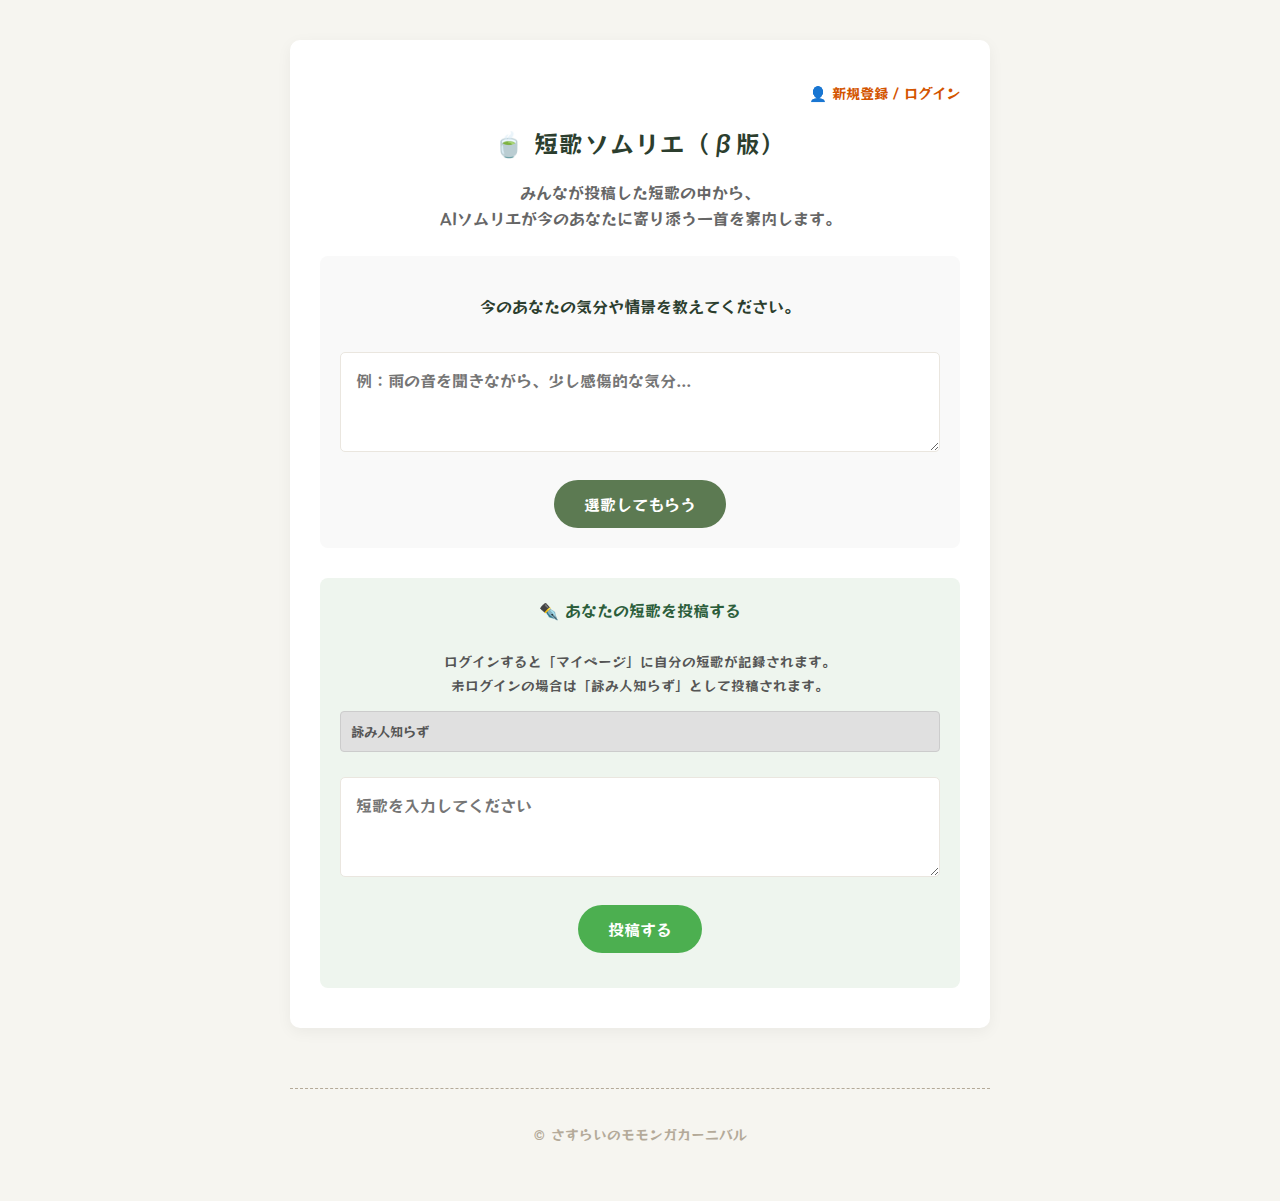
<file: index.html>
<!DOCTYPE html>
<html lang="ja">
<head>
    <meta charset="UTF-8">
    <meta name="viewport" content="width=device-width, initial-scale=1.0">
    <title>短歌ソムリエ（β版）</title>
    
    <link rel="icon" href="https://momongacarnival.com/assets/momonga-500x500.png">
    <link rel="apple-touch-icon" href="https://momongacarnival.com/assets/momonga-500x500.png">
    
    <link rel="preconnect" href="https://fonts.googleapis.com">
    <link rel="preconnect" href="https://fonts.gstatic.com" crossorigin>
    <link href="https://fonts.googleapis.com/css2?family=RocknRoll+One&display=swap" rel="stylesheet">
    
    <link rel="stylesheet" href="style.css">
    
    <style>
        .auth-input { width: 100%; padding: 10px; margin-bottom: 10px; border: 1px solid #ccc; border-radius: 4px; box-sizing: border-box; font-family: inherit; }
    </style>
</head>
<body>

<div class="wrapper">
    <div class="container">
        
        <div id="userStatusBar" style="text-align: right; margin-bottom: 15px; font-size: 0.9em;">
            </div>

        <h1 style="margin-top: 0;">🍵 短歌ソムリエ（β版）</h1>
        
        <h3>みんなが投稿した短歌の中から、<br>AIソムリエが今のあなたに寄り添う一首を案内します。</h3>
        
        <div style="background: #f9f9f9; padding: 20px; border-radius: 8px; margin-bottom: 30px;">
            <p>今のあなたの気分や情景を教えてください。</p>
            <textarea id="moodInput" placeholder="例：雨の音を聞きながら、少し感傷的な気分..."></textarea>
            <br>
            <button id="getBtn" onclick="getTanka()">選歌してもらう</button>
            <div id="loading" class="loading">ソムリエがあなたのための一首を選歌しています...</div>
            <div id="result"></div>
        </div>

        <div style="background: #eef5ee; padding: 20px; border-radius: 8px; position: relative;">
            <h3 style="margin-top: 0; color: #2c5e3b;">✒️ あなたの短歌を投稿する</h3>
            <p style="font-size: 0.85em; color: #555;">ログインすると「マイページ」に自分の短歌が記録されます。<br>未ログインの場合は「詠み人知らず」として投稿されます。</p>
            
            <input type="text" id="postAuthor" class="auth-input" disabled style="background: #e0e0e0; font-weight: bold;">
            <textarea id="postTanka" placeholder="短歌を入力してください"></textarea>
            <br>
            <button id="postBtn" onclick="postTanka()" style="background-color: #4CAF50;">投稿する</button>
            <div id="postResult" style="margin-top: 15px; font-weight: bold; text-align: center;"></div>
        </div>
    </div>

    <footer>
        <p>&copy; さすらいのモモンガカーニバル</p>
    </footer>
</div>

<script>
    const GET_API_URL = "https://3ksw35h88a.execute-api.ap-northeast-1.amazonaws.com/recommend";
    const POST_API_URL = "https://y004ehl6p5.execute-api.ap-northeast-1.amazonaws.com/default/tanka-posting";

    // 画面を開いた時にログイン状態をチェックする
    function checkLoginStatus() {
        const nickname = localStorage.getItem('tanka_nickname');
        const statusBar = document.getElementById('userStatusBar');
        const postAuthor = document.getElementById('postAuthor');
        
        if (nickname) {
            // ログイン済み：マイページへのリンクとログアウトを表示
            statusBar.innerHTML = `ようこそ、<a href="author.html?author=${encodeURIComponent(nickname)}" style="color: #2c5e3b; font-weight: bold;">${nickname}</a> さん！ <a href="#" onclick="logOut()" style="color: #7f8c8d; text-decoration: none; margin-left: 10px;">[ログアウト]</a>`;
            postAuthor.value = nickname; 
        } else {
            // 未ログイン：login.html へのリンクを表示
            statusBar.innerHTML = `<a href="login.html" style="color: #d35400; font-weight: bold; text-decoration: none;">👤 新規登録 / ログイン</a>`;
            postAuthor.value = '詠み人知らず'; 
        }
    }

    // ログアウト処理（ブラウザの記憶を消して再読み込み）
    function logOut() {
        localStorage.removeItem('tanka_nickname');
        localStorage.removeItem('tanka_access_token');
        // Cognitoの不要なデータもお掃除
        Object.keys(localStorage).forEach(key => {
            if(key.startsWith('CognitoIdentityServiceProvider')) localStorage.removeItem(key);
        });
        location.reload(); 
    }

    window.onload = checkLoginStatus;

    // --- 以降は元の選歌・投稿のプログラム ---
    async function getTanka() {
        const mood = document.getElementById('moodInput').value;
        const resultDiv = document.getElementById('result');
        const loadingDiv = document.getElementById('loading');
        const submitBtn = document.getElementById('getBtn');

        if (!mood) { alert("気分を入力してくださいね。"); return; }

        submitBtn.disabled = true;
        resultDiv.style.display = 'none';
        loadingDiv.style.display = 'block';
        resultDiv.innerHTML = ''; 

        try {
            const response = await fetch(POST_API_URL, {
                method: 'POST',
                headers: headers,
                body: JSON.stringify({ tanka: tanka }) 
            });

            // ★追加：401（未認証・期限切れ）の場合はログイン画面へ飛ばす
            if (response.status === 401) {
                alert("セッションの有効期限が切れました。お手数ですが、再度ログインをお願いします🍵");
                logOut(); // 古いパスを破棄して画面をリロード＆遷移
                window.location.href = 'login.html';
                return;
            }

            if (!response.ok) throw new Error('※通信エラーが発生しました');

            const data = await response.json();
            resultDiv.innerText = data.reply;
            
            if (data.author) {
                const linkBtn = document.createElement('button');
                linkBtn.innerText = `✒️ ${data.author} の投稿一覧を見る`;
                linkBtn.style.marginTop = '20px';
                linkBtn.style.backgroundColor = '#2c5e3b';
                linkBtn.style.color = 'white';
                linkBtn.style.border = 'none';
                linkBtn.style.padding = '8px 12px';
                linkBtn.style.borderRadius = '4px';
                linkBtn.style.cursor = 'pointer';
                
                linkBtn.onclick = () => { window.location.href = `author.html?author=${encodeURIComponent(data.author)}`; };
                
                resultDiv.appendChild(document.createElement('br'));
                resultDiv.appendChild(linkBtn);
            }

            resultDiv.style.display = 'block';
        } catch (error) {
            resultDiv.innerText = "エラー: " + error.message;
            resultDiv.style.display = 'block';
        } finally {
            loadingDiv.style.display = 'none';
            submitBtn.disabled = false;
        }
    }

    async function postTanka() {
        const tanka = document.getElementById('postTanka').value;
        const postResultDiv = document.getElementById('postResult');
        const postBtn = document.getElementById('postBtn');

        if (!tanka) { alert("※短歌を入力してください"); return; }

        postBtn.disabled = true;
        postBtn.innerText = '送信中...';
        postResultDiv.innerText = '';

        try {
            const accessToken = localStorage.getItem('tanka_access_token');
            const headers = { 'Content-Type': 'application/json' };
            if (accessToken) headers['Authorization'] = accessToken;

            const response = await fetch(POST_API_URL, {
                method: 'POST',
                headers: headers,
                body: JSON.stringify({ tanka: tanka }) 
            });

            if (!response.ok) throw new Error('※通信エラーが発生しました');

            const data = await response.json();
            postResultDiv.innerText = data.message;
            postResultDiv.style.color = "#2c5e3b";
            document.getElementById('postTanka').value = '';
            
        } catch (error) {
            postResultDiv.innerText = "※エラーが発生しました: " + error.message;
            postResultDiv.style.color = "red";
        } finally {
            setTimeout(() => {
                postBtn.disabled = false;
                postBtn.innerText = '投稿する';
            }, 3000);
        }
    }
</script>

</body>
</html>
</file>
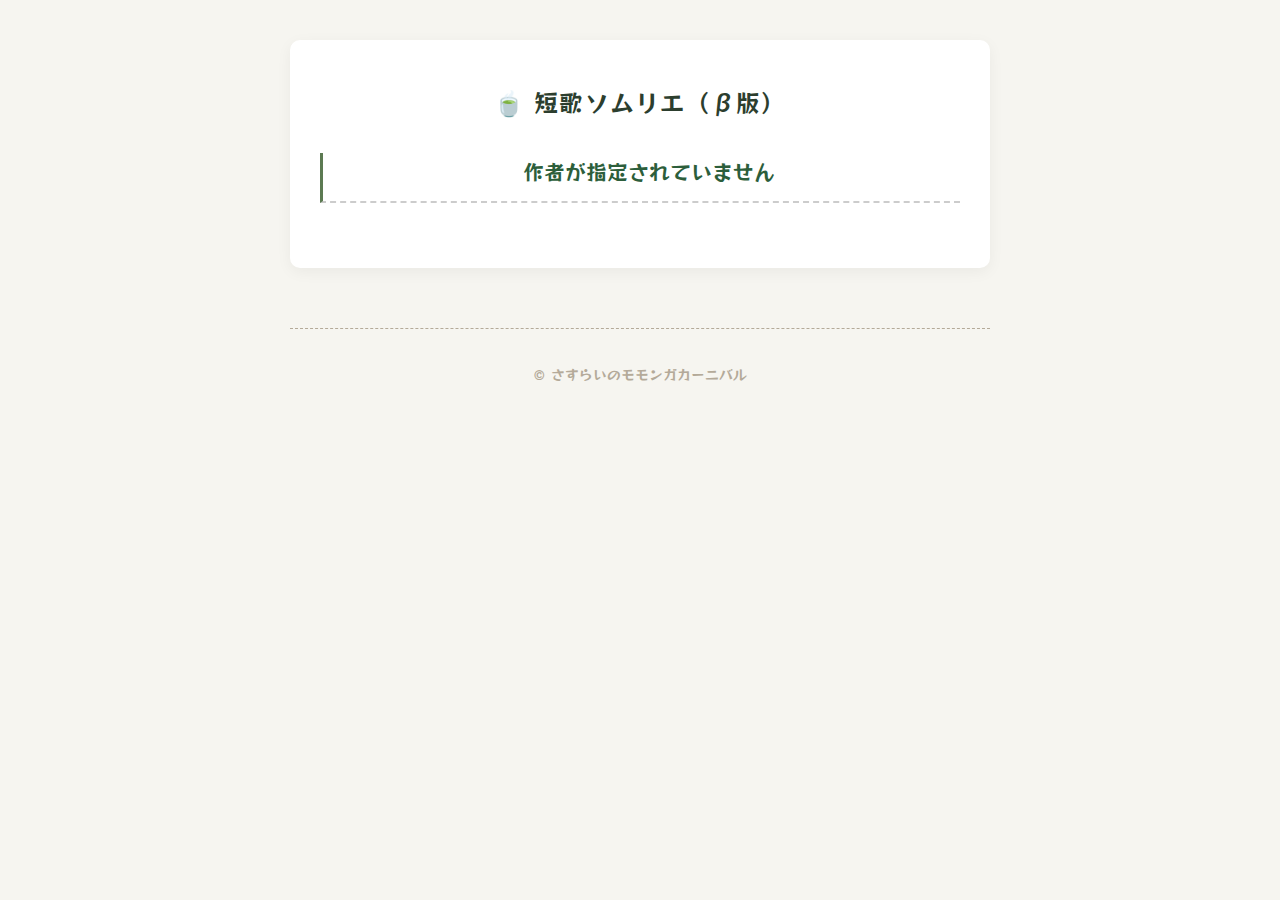
<file: author.html>
<!DOCTYPE html>
<html lang="ja">
<head>
    <meta charset="UTF-8">
    <meta name="viewport" content="width=device-width, initial-scale=1.0">
    <title>歌人のページ - 短歌ソムリエ</title>
    
    <link rel="icon" href="https://momongacarnival.com/assets/momonga-500x500.png">
    <link rel="apple-touch-icon" href="https://momongacarnival.com/assets/momonga-500x500.png">
    
    <link rel="preconnect" href="https://fonts.googleapis.com">
    <link rel="preconnect" href="https://fonts.gstatic.com" crossorigin>
    <link href="https://fonts.googleapis.com/css2?family=RocknRoll+One&display=swap" rel="stylesheet">
    
    <link rel="stylesheet" href="style.css">
    
    <style>
        .tanka-card {
            background: #fff;
            border-left: 5px solid #2c5e3b;
            padding: 15px;
            margin-bottom: 15px;
            border-radius: 4px;
            box-shadow: 0 2px 4px rgba(0,0,0,0.05);
            text-align: left;
        }
        .tanka-text {
            font-size: 1.1em;
            line-height: 1.8;
            margin-bottom: 10px;
        }
        .tanka-date {
            font-size: 0.8em;
            color: #888;
            text-align: right;
            margin: 0;
        }
        /* ★追加：タイトルをホバーした時に少し透過させて、押せることを伝える */
        .site-title-link {
            text-decoration: none;
            color: inherit;
            transition: opacity 0.2s;
        }
        .site-title-link:hover {
            opacity: 0.7;
        }
        /* ★追加：削除アイコンのスタイル */
        .delete-icon {
            position: absolute; top: 15px; right: 15px;
            cursor: pointer; color: #aaa; /* 普段は薄い灰色 */
            transition: color 0.2s;
            width: 20px; height: 20px;
            z-index: 1; /* カードの上に表示 */
        }
        /* ホバーした時だけ少し赤っぽくして「危険」であることを伝える */
        .delete-icon:hover { color: #d9534f; }
        .delete-icon svg { width: 100%; height: 100%; fill: currentColor; }
    </style>
</head>
<body>

<div class="wrapper">
    <div class="container">
        <h1 style="margin-top: 0;">
            <a href="index.html" class="site-title-link">🍵 短歌ソムリエ（β版）</a>
        </h1>
        
        <h2 id="authorNameDisplay" style="color: #2c5e3b; border-bottom: 2px dashed #ccc; padding-bottom: 10px; margin-top: 30px;">
            読み込み中...
        </h2>
        <div id="loading" class="loading" style="display: block;">
            短歌の記録を探しています...
        </div>
        
        <div id="tankaListContainer"></div>
    </div>

    <footer>
        <p>&copy; さすらいのモモンガカーニバル</p>
    </footer>
</div>

<script>
	const params = new URLSearchParams(window.location.search);
    const userId = params.get('user_id'); // ★名前ではなくIDを受け取る
    const authorName = params.get('author');

    // ★ご自身のAPI URLに合わせてください！
    const GET_AUTHOR_API_URL = "https://e2mj433jd0.execute-api.ap-northeast-1.amazonaws.com/default/get-author-tanka";
    // ★削除用APIのURL
    const DELETE_API_URL = "https://ravjq6w60a.execute-api.ap-northeast-1.amazonaws.com/default/tanka-deleting";

    function formatDate(isoString) {
        if (!isoString) return '';
        const date = new Date(isoString);
        return date.toLocaleString('ja-JP', { year: 'numeric', month: '2-digit', day: '2-digit', hour: '2-digit', minute: '2-digit' });
    }

    async function fetchAuthorTanka() {
        const nameDisplay = document.getElementById('authorNameDisplay');
        const container = document.getElementById('tankaListContainer');
        const loading = document.getElementById('loading');

        // ★IDがない場合はエラー
        if (!userId) {
            nameDisplay.innerText = "作者が指定されていません";
            loading.style.display = 'none'; return;
        }

        const displayName = authorName || '詠み人知らず';
        nameDisplay.innerText = `✒️ ${displayName} のページ`;
        document.title = `${displayName}のページ - 短歌ソムリエ`;

        // ★本人確認を「名前」ではなく「固有ID(sub)」で行う！
        const loggedInSub = localStorage.getItem('tanka_sub');
        const isOwner = (loggedInSub && loggedInSub === userId);

        try {
            // ★検索もIDで行う
            const response = await fetch(`${GET_AUTHOR_API_URL}?user_id=${encodeURIComponent(userId)}&author=${encodeURIComponent(displayName)}`);
            if (!response.ok) throw new Error('通信エラーが発生しました');
            
            const data = await response.json();
            let tankaList = data.tanka_list;

            loading.style.display = 'none';

            if (tankaList.length === 0) {
                container.innerHTML = '<p>まだ短歌が投稿されていないようです。</p>';
                return;
            }

            tankaList.sort((a, b) => new Date(b.created_at) - new Date(a.created_at));

            tankaList.forEach(item => {
                const card = document.createElement('div');
                card.className = 'tanka-card';
                card.style.position = 'relative';
                
                const text = document.createElement('div');
                text.className = 'tanka-text';
                text.innerText = item.text;
                
                const date = document.createElement('p');
                date.className = 'tanka-date';
                date.innerText = formatDate(item.created_at);

                card.appendChild(text);
                card.appendChild(date);

                // 本人なら右上にゴミ箱アイコンを出す
                if (isOwner && item.post_id) {
                    const deleteIcon = document.createElement('span');
                    deleteIcon.className = 'delete-icon';
                    deleteIcon.title = "この短歌を削除する";
                    deleteIcon.innerHTML = '<svg xmlns="http://www.w3.org/2000/svg" viewBox="0 0 24 24"><path d="M6 19c0 1.1.9 2 2 2h8c1.1 0 2-.9 2-2V7H6v12zM19 4h-3.5l-1-1h-5l-1 1H5v2h14V4z"/></svg>';
                    
                    deleteIcon.onclick = () => deleteTanka(item.post_id);
                    card.appendChild(deleteIcon);
                }

                container.appendChild(card);
            });

        } catch (error) {
            loading.style.display = 'none';
            container.innerHTML = `<p style="color: red;">読み込みに失敗しました: ${error.message}</p>`;
        }
    }

    async function deleteTanka(postId) {
        if (!confirm("本当にこの短歌を削除しますか？\n（※AIの学習用データも完全に消去されます）")) return;

        const accessToken = localStorage.getItem('tanka_access_token');
        if (!accessToken) {
            alert("セッションが切れています。再度ログインしてください。");
            window.location.href = 'login.html'; return;
        }

        try {
            const response = await fetch(DELETE_API_URL, {
                method: 'POST',
                headers: { 'Content-Type': 'application/json', 'Authorization': accessToken },
                body: JSON.stringify({ post_id: postId })
            });

            if (response.status === 401) {
                alert("セッションの有効期限が切れました。再度ログインをお願いします。");
                window.location.href = 'login.html'; return;
            }

            if (!response.ok) throw new Error('削除に失敗しました');

            alert("短歌を削除しました。");
            location.reload();

        } catch (error) {
            alert("エラーが発生しました: " + error.message);
        }
    }

    window.onload = fetchAuthorTanka;
</script>

</body>
</html>
</file>
<file: style.css>
@charset "UTF-8";

/* モモンガカーニバルのテーマカラー */
:root {
    --bg-color: #f6f5f0; 
    --text-main: #2c3e2e; 
    --link-color: #5c7a52; 
    --border-color: #b4aa99; 
}

/* すべての要素でRocknRoll Oneを適用し、太字を強制的に解除 */
* {
    font-family: 'RocknRoll One', sans-serif !important;
    font-weight: normal !important;
}

body { 
    background-color: var(--bg-color); 
    color: var(--text-main); 
    text-align: center; 
    padding: 40px 20px; 
    line-height: 1.8;
    margin: 0;
}

.wrapper {
    max-width: 700px;
    margin: 0 auto;
}

/* --- アプリ部分のスタイル --- */
.container { 
    background: #fff; 
    padding: 40px 30px; 
    border-radius: 10px; 
    box-shadow: 0 4px 15px rgba(0,0,0,0.05); 
    margin-bottom: 60px;
}

h1 { font-size: 24px; color: var(--text-main); letter-spacing: 0.05em; margin-top: 0;}
h3 { font-size: 16px; color: #666; margin-bottom: 25px; line-height: 1.6;}

textarea { 
    width: 100%; 
    height: 100px; 
    padding: 15px; 
    margin-top: 15px; 
    border: 1px solid #eae6df; 
    border-radius: 5px; 
    box-sizing: border-box; 
    font-size: 16px; 
    resize: vertical; 
}

button { 
    background-color: var(--link-color); 
    color: white; 
    border: none; 
    padding: 12px 30px; 
    margin-top: 20px; 
    font-size: 16px; 
    border-radius: 30px; 
    cursor: pointer; 
    transition: 0.3s; 
}

button:hover { 
    background-color: #4a6342; 
    transform: translateY(-2px); 
}

#result { 
    margin-top: 30px; 
    text-align: left; 
    line-height: 1.8; 
    white-space: pre-wrap; 
    padding: 25px; 
    background: #fffefb; 
    border-left: 4px solid var(--link-color); 
    display: none; 
}

.loading { 
    display: none; 
    margin-top: 20px; 
    color: var(--border-color); 
}

/* --- プロフィール部分のスタイル --- */
section { text-align: left; margin-bottom: 50px; }
h2 { font-size: 1.3rem; border-left: 3px solid var(--link-color); padding-left: 15px; margin-bottom: 25px; }
.profile-card { background-color: #fffefb; border: 1px solid #eae6df; border-radius: 8px; padding: 20px 25px; box-shadow: 0 2px 8px rgba(0,0,0,0.02); }
.profile-header { display: flex; align-items: center; gap: 15px; margin-bottom: 15px; border-bottom: 1px solid #eae6df; padding-bottom: 15px; }
.profile-icon { width: 60px; height: 60px; border-radius: 50%; object-fit: cover; border: 1px solid #eae6df; }
.profile-name { font-size: 1.15rem; margin: 0; color: var(--text-main); }
.profile-catchphrase { font-size: 1.1rem; color: var(--link-color); margin-top: 0; margin-bottom: 15px; }
.profile-desc { font-size: 0.95rem; line-height: 1.8; color: #4a5d4c; margin-bottom: 0; }

/* --- フッター部分のスタイル --- */
footer { text-align: center; margin-top: 60px; padding-top: 20px; font-size: 0.85rem; color: var(--border-color); border-top: 1px dashed var(--border-color); }
footer ul { list-style: none; padding: 0; display: flex; justify-content: center; gap: 20px; margin-bottom: 15px; }
footer a { color: var(--border-color); text-decoration: underline; transition: 0.3s;}
footer a:hover { color: var(--link-color); }

/* --- ルートドメインへの導線（追加分） --- */
.header-nav { 
    text-align: left; 
    margin-bottom: 20px; 
}

.header-nav a { 
    color: var(--link-color); 
    text-decoration: none; 
    font-size: 0.95rem; 
    transition: 0.3s; 
}

.header-nav a:hover { 
    opacity: 0.7; 
}

.profile-link-area { 
    text-align: center; 
    margin-top: 30px; 
    border-top: 1px dashed #eae6df; 
    padding-top: 25px;
}

.btn-home { 
    display: inline-block; 
    background-color: var(--bg-color); 
    color: var(--text-main); 
    border: 2px solid var(--border-color); 
    padding: 12px 30px; 
    border-radius: 30px; 
    text-decoration: none; 
    transition: all 0.3s ease; 
}

.btn-home:hover { 
    background-color: var(--link-color); 
    color: #fff; 
    border-color: var(--link-color); 
    transform: translateY(-2px); 
}
</file>
